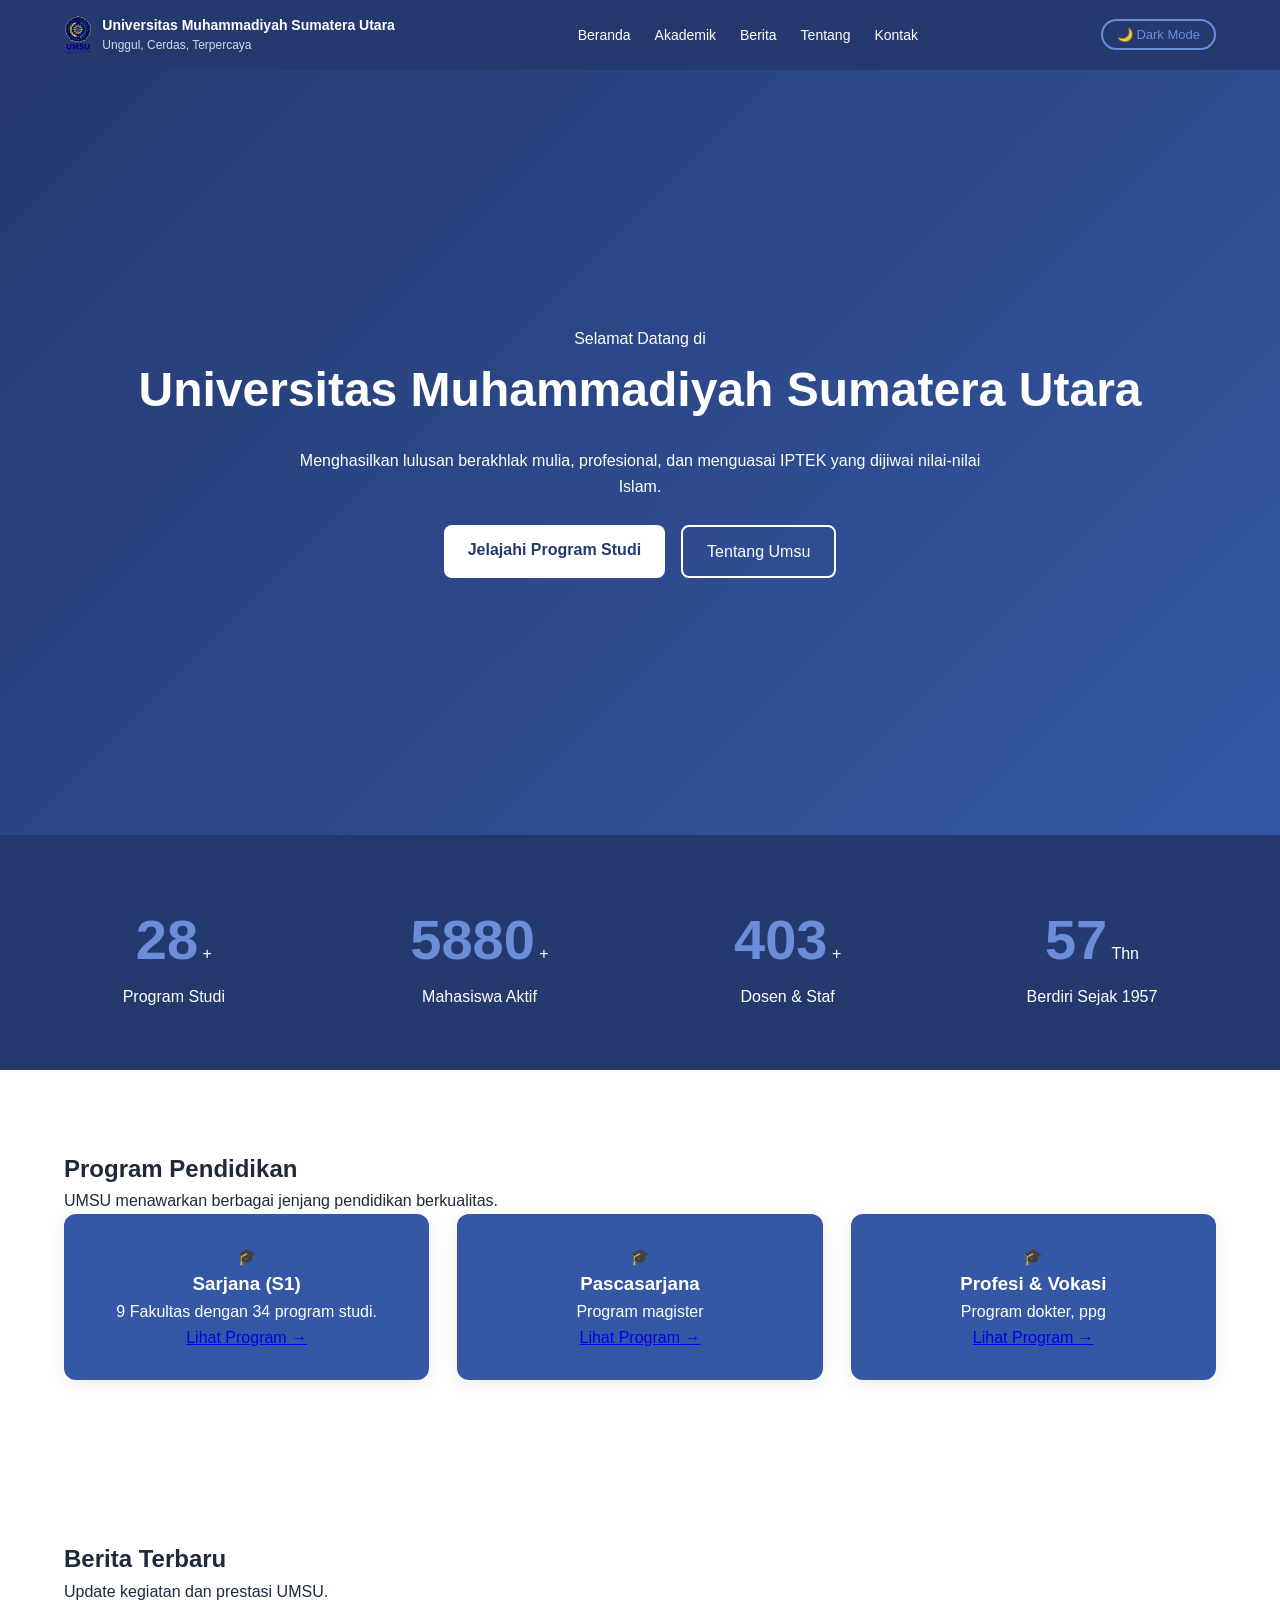
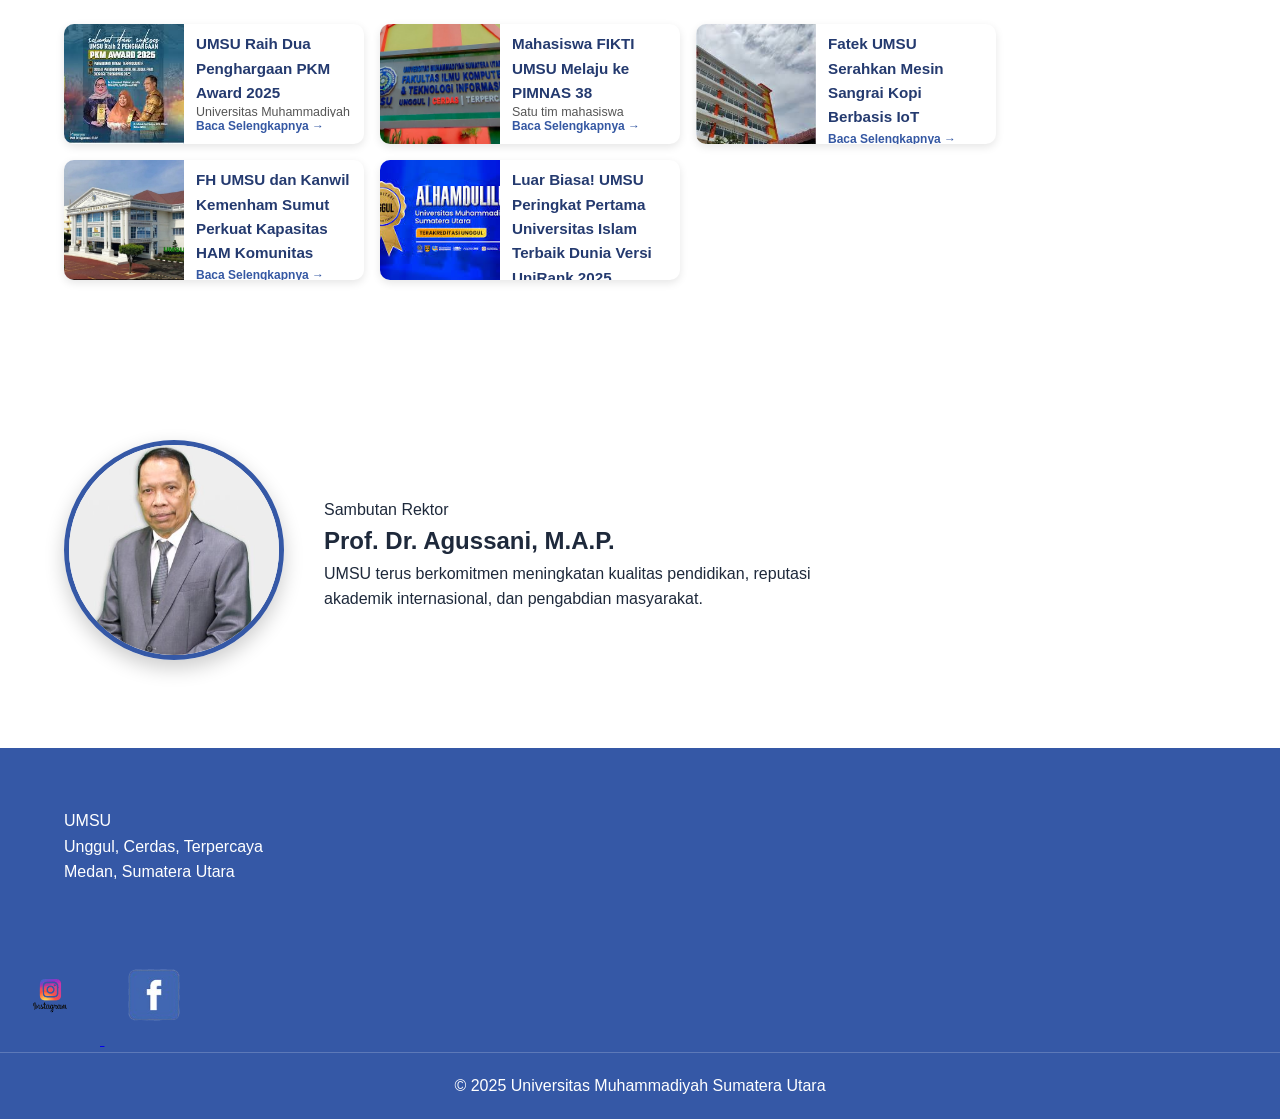
<file: index.html>
<!DOCTYPE html>
<html lang="id">

<head>
<meta charset="UTF-8">
<meta name="viewport" content="width=device-width, initial-scale=1.0">
<title>Universitas Muhammadiyah Sumatera Utara</title>
<link rel="stylesheet" href="style.css">
</head>

<body>

<!-- NAVBAR -->
<header id="navbar">

<div class="navbar-container">

<div class="navbar-kiri">

<img src="umsu.png" alt="Logo UMSU" class="logo">

<div class="logo-teks">
<span class="logo-nama">Universitas Muhammadiyah Sumatera Utara</span>
<span class="logo-sub">Unggul, Cerdas, Terpercaya</span>
</div>

</div>

<nav class="navbar-menu">
<a href="#hero" class="menu-link">Beranda</a>
<a href="#program" class="menu-link">Akademik</a>
<a href="#berita" class="menu-link">Berita</a>
<a href="#sambutan" class="menu-link">Tentang</a>
<a href="#footer" class="menu-link">Kontak</a>
</nav>

<button id="dark-toggle" class="tombol-dark">
🌙 Dark Mode
</button>

</div>

</header>

<!-- HERO -->
<section id="hero">

<div class="hero-overlay">
<div class="hero-konten">

<p class="hero-label">Selamat Datang di</p>

<h1 class="hero-judul">
Universitas Muhammadiyah Sumatera Utara
</h1>

<p class="hero-sub">
 Menghasilkan lulusan berakhlak mulia, profesional, dan menguasai IPTEK yang dijiwai nilai-nilai Islam.

</p>


<div class="hero-tombol-grup">
<a href="#program" class="tombol-utama">
Jelajahi Program Studi
</a>

<a href="#sambutan" class="tombol-outline">
Tentang Umsu
</a>
</div>

</div>
</div>

</section>


<!-- STATISTIK -->
<section id="statistik">

<div class="statistik-container">

<div class="stat-item">
<span class="stat-angka" data-target="34">0</span>
<span class="stat-satuan">+</span>
<p class="stat-label">Program Studi</p>
</div>

<div class="stat-item">
<span class="stat-angka" data-target="7000">0</span>
<span class="stat-satuan">+</span>
<p class="stat-label">Mahasiswa Aktif</p>
</div>

<div class="stat-item">
<span class="stat-angka" data-target="480">0</span>
<span class="stat-satuan">+</span>
<p class="stat-label">Dosen & Staf</p>
</div>

<div class="stat-item">
<span class="stat-angka" data-target="69">0</span>
<span class="stat-satuan">Thn</span>
<p class="stat-label">Berdiri Sejak 1957</p>
</div>

</div>

</section>


<!-- PROGRAM -->
<section id="program">

<div class="section-wrapper">

<div class="section-header">
<h2 class="section-judul">Program Pendidikan</h2>
<p class="section-sub">
UMSU menawarkan berbagai jenjang pendidikan berkualitas.
</p>
</div>

<div class="program-grid">

<div class="program-kartu">
<div class="kartu-ikon">🎓</div>
<h3 class="kartu-judul">Sarjana (S1)</h3>
<p class="kartu-deskripsi">
9 Fakultas dengan 34 program studi.
</p>
<a href="#" class="kartu-link">Lihat Program →</a>
</div>

<div class="program-kartu unggulan">
<div class="kartu-ikon">🎓</div>
<h3 class="kartu-judul">Pascasarjana</h3>
<p class="kartu-deskripsi">
Program magister 
</p>
<a href="#" class="kartu-link">Lihat Program →</a>
</div>

<div class="program-kartu">
<div class="kartu-ikon">🎓</div>
<h3 class="kartu-judul">Profesi & Vokasi</h3>
<p class="kartu-deskripsi">
Program dokter, ppg
</p>
<a href="#" class="kartu-link">Lihat Program →</a>
</div>

</div>
</div>

<!-- BERITA -->
<section id="berita">
  <div class="section-wrapper">
    <div class="section-header">
      <h2 class="section-judul">Berita Terbaru</h2>
      <p class="section-sub">Update kegiatan dan prestasi UMSU.</p>
    </div>

    <div class="berita-grid">

      <!-- Kartu Berita 1 -->
      <div class="berita-kartu">
        <img src="pkm.jpg" alt="UMSU Raih Dua Penghargaan PKM Award 2025" class="berita-gambar">
        <div class="berita-konten">
          <h3 class="berita-judul">UMSU Raih Dua Penghargaan PKM Award 2025</h3>
          <p class="berita-deskripsi">
            Universitas Muhammadiyah Sumatera Utara meraih dua prestasi membanggakan di ajang PKM Award 2025.
          </p>
          <a href="https://sumut.antaranews.com/berita/642993/umsu-raih-dua-penghargaan-pkm-award-2025"
             target="_blank" class="berita-link">Baca Selengkapnya →</a>
        </div>
      </div>

      <!-- Kartu Berita 2 -->
      <div class="berita-kartu">
        <img src="fikti.jpg" alt="Mahasiswa FIKTI UMSU Melaju ke PIMNAS 38" class="berita-gambar">
        <div class="berita-konten">
          <h3 class="berita-judul">
            Mahasiswa FIKTI UMSU Melaju ke PIMNAS 38
          </h3>
          <p class="berita-deskripsi">
            Satu tim mahasiswa Fakultas Ilmu Komputer dan Teknologi Informasi (FIKTI) UMSU dinyatakan lolos ke Pekan Ilmiah Mahasiswa Nasional (PIMNAS) ke‑38 di Universitas Hasanuddin, Makassar.
          </p>
          <a href="https://fikti.umsu.ac.id/mahasiswa-fikti-umsu-melaju-ke-pimnas-38-harumkan-nama-kampus-di-kancah-nasional/"
             target="_blank" class="berita-link">Baca Selengkapnya →</a>
        </div>
      </div>
<!-- Kartu Berita 3 -->
<div class="berita-kartu">
  <img src="fatek.jpg" 
       alt="Fatek UMSU Serahkan Mesin Sangrai Kopi Berbasis IoT"
       class="berita-gambar">
  <div class="berita-konten">
    <h3 class="berita-judul">
      Fatek UMSU Serahkan Mesin Sangrai Kopi Berbasis IoT
    </h3>
    <p class="berita-deskripsi">
      Fakultas Teknik UMSU menyerahkan mesin sangrai kopi berbasis IoT kepada mitra dalam Program Kemitraan Masyarakat (PKM).
    </p>
    <a href="https://fatek.umsu.ac.id/fatek-umsu-serahkan-mesin-sangrai-kopi-berbasis-iot/" 
       target="_blank" class="berita-link">Baca Selengkapnya →</a>
  </div>
</div>

<!-- Kartu Berita 4 -->
<div class="berita-kartu">
  <img src="umcu.jpg" 
       alt="FH UMSU dan Kanwil Kemenham Sumut Perkuat Kapasitas HAM Komunitas"
       class="berita-gambar">
  <div class="berita-konten">
    <h3 class="berita-judul">
      FH UMSU dan Kanwil Kemenham Sumut Perkuat Kapasitas HAM Komunitas
    </h3>
    <p class="berita-deskripsi">
      FH UMSU bekerja sama dengan Kanwil Kemenham Sumut untuk memperkuat kapasitas komunitas di Medan dalam bidang HAM.
    </p>
    <a href="https://sumutcyber.com/fh-umsu-dan-kanwil-kemenham-sumut-perkuat-kapasitas-ham-komunitas-di-medan/"
       target="_blank" class="berita-link">Baca Selengkapnya →</a>
  </div>
</div>
<!-- Kartu Berita 5-->
<div class="berita-kartu">
  <img src="alham.jpg" alt="UMSU Peringkat Pertama Universitas Islam Terbaik Dunia" class="berita-gambar">
  <div class="berita-konten">
    <h3 class="berita-judul">Luar Biasa! UMSU Peringkat Pertama Universitas Islam Terbaik Dunia Versi UniRank 2025</h3>
    <p class="berita-deskripsi">
      Universitas Muhammadiyah Sumatera Utara (UMSU) berhasil meraih peringkat pertama sebagai universitas Islam terbaik di dunia menurut UniRank 2025, mengungguli 435 universitas Islam dari berbagai negara.
    </p>
    <a href="https://umsu.ac.id/luar-biasa-umsu-peringkat-pertama-universitas-islam-terbaik-dunia-versi-unirank-2025/"
     target="_blank" class="berita-link">Baca Selengkapnya →</a>
  </div>
</div>

    </div>
  </div>
</section>
<!-- SAMBUTAN -->
<section id="sambutan">

<div class="section-wrapper">

<div class="sambutan-container">

<div class="sambutan-gambar">
<img src="rektor.jpg" alt="Foto Rektor UMSU" class="foto-rektor">
</div>


<div class="sambutan-teks">
<p class="sambutan-label">Sambutan Rektor</p>

<h2 class="sambutan-nama">
Prof. Dr. Agussani, M.A.P.
</h2>

<p class="sambutan-isi">
UMSU terus berkomitmen meningkatan kualitas pendidikan, reputasi akademik internasional, dan pengabdian masyarakat.
</p>

</div>

</div>
</div>

</section>


<!-- FOOTER -->
<footer id="footer">

<div class="footer-container">

<div class="footer-kolom">
<div class="footer-logo">UMSU</div>

<p class="footer-tagline">
Unggul, Cerdas, Terpercaya
</p>

<p class="footer-alamat">
Medan, Sumatera Utara
</p>

</div>

</div>

<!-- Tambahkan di footer, misal di bawah alamat -->

  <a href="https://www.instagram.com/umsumedan?igsh=MWJ5YmExNHp2czg2dw==" target="_blank">
    <img src="dw.png" alt="Instagram UMSU" class="sosmed-icon">
  </a>

  <a href="https://www.facebook.com/kampusumsu/?locale=id_ID" target="_blank">
<img src="fbi.png" alt="Facebook UMSU" class="sosmed-icon">
</a>

</div>

<div class="footer-bawah">
<p>© 2025 Universitas Muhammadiyah Sumatera Utara</p>
</div>

</footer>

<script src="script.js"></script>

</body>
</html>
</file>
<file: style.css>
:root{
--biru-tua:#243A6F;
--biru-muda:#3558A6;
--biru-terang:#6C8ED9;
--putih:#ffffff;
--abu-gelap:#1E293B;
--abu-muda:#64748B;
--bg-section:#F8FAFC;
}

/* RESET */

*{
margin:0;
padding:0;
box-sizing:border-box;
}

html{
scroll-behavior:smooth;
}

body{
font-family:Segoe UI, Arial, sans-serif;
color:var(--abu-gelap);
line-height:1.6;
transition:0.3s;
}

/* ================= NAVBAR ================= */

#navbar{
position:sticky;
top:0;
background:var(--biru-tua);
z-index:1000;
}

.navbar-container{
display:flex;
align-items:center;
justify-content:space-between;
max-width:1200px;
margin:auto;
padding:14px 24px;
gap:20px;
}

/* logo */

.navbar-logo{
display:flex;
align-items:center;
gap:10px;
}

.navbar-logo img{
height:40px;
width:auto;
}

/* teks logo */

.logo-teks{
display:flex;
flex-direction:column;
color:white;
}

.logo-nama{
font-weight:bold;
font-size:14px;
}

.logo-sub{
font-size:12px;
opacity:0.8;
}

/* menu */

.navbar-menu{
display:flex;
gap:24px;
}

.menu-link{
color:white;
text-decoration:none;
font-size:14px;
}

.menu-link:hover{
opacity:0.8;
}

/* tombol dark */

.tombol-dark{
background:transparent;
border:2px solid var(--biru-terang);
color:var(--biru-terang);
padding:6px 14px;
border-radius:20px;
cursor:pointer;
font-size:13px;
}

/* ================= HERO ================= */

#hero{
min-height:85vh;
background:linear-gradient(135deg,#243A6F,#3558A6);
display:flex;
align-items:center;
justify-content:center;
text-align:center;
color:white;
padding:40px;
}

.hero-judul{
font-size:48px;
margin-bottom:20px;
}

.hero-sub{
max-width:700px;
margin:auto;
margin-bottom:25px;
}

.hero-tombol-grup{
display:flex;
gap:16px;
justify-content:center;
}

.tombol-utama{
background:white;
color:#243A6F;
padding:12px 24px;
border-radius:8px;
text-decoration:none;
font-weight:600;
}

.tombol-outline{
border:2px solid white;
padding:12px 24px;
border-radius:8px;
color:white;
text-decoration:none;
}

/* ================= STATISTIK ================= */

#statistik{
background:#243A6F;
padding:60px 24px;
color:white;
}

.statistik-container{
display:flex;
justify-content:space-around;
max-width:1200px;
margin:auto;
flex-wrap:wrap;
gap:20px;
}

.stat-item{
text-align:center;
}

.stat-angka{
font-size:56px;
color:#6C8ED9;
font-weight:bold;
}

/* ================= SECTION ================= */

.section-wrapper{
max-width:1200px;
margin:auto;
padding:80px 24px;
}

/* ================= PROGRAM ================= */

.program-grid{
display:grid;
grid-template-columns:repeat(3,1fr);
gap:28px;
}

.program-kartu{
background:#3558A6;
color:white;
padding:30px;
border-radius:12px;
box-shadow:0 4px 20px rgba(0,0,0,0.08);
text-align:center;
transition:0.3s;
}

.program-kartu:hover{
transform:translateY(-8px);
box-shadow:0 10px 25px rgba(0,0,0,0.2);
}

/* ================= SAMBUTAN REKTOR ================= */

.sambutan-container{
display:flex;
align-items:center;
gap:40px;
flex-wrap:wrap;
}

.sambutan-teks{
max-width:500px;
}

.foto-rektor{
width:220px;
height:220px;
object-fit:cover;
border-radius:50%;
border:5px solid #3558A6;
box-shadow:0 8px 20px rgba(0,0,0,0.2);
}

/* ================= FOOTER ================= */

#footer{
background:#3558A6;
color:white;
}

.footer-container{
max-width:1200px;
margin:auto;
padding:60px 24px;
}

.footer-bawah{
text-align:center;
padding:20px;
border-top:1px solid rgba(255,255,255,0.2);
}

/* ================= DARK MODE ================= */

body.dark-mode{
background:#020617;
color:white;
}

body.dark-mode #navbar{
background:#020617;
}

body.dark-mode #hero{
background:linear-gradient(135deg,#020617,#1e293b);
}

body.dark-mode #statistik{
background:#020617;
}

body.dark-mode .program-kartu{
background:#1e293b;
}

body.dark-mode #footer{
background:#020617;
}

/* ================= NAVBAR SCROLL ================= */

.navbar-scroll{
box-shadow:0 4px 10px rgba(0,0,0,0.2);
background:#1a2d56;
}

.navbar-kiri{
display:flex;
align-items:center;
gap:10px;
}

.logo{
height:40px;
width:auto;
}

.logo-teks{
display:flex;
flex-direction:column;
color:white;
}

.logo-nama{
font-size:14px;
font-weight:bold;
}

.logo-sub{
font-size:12px;
opacity:0.8;
}

/* Grid Berita Horizontal */
.berita-grid {
  display: flex;
  flex-wrap: wrap;
  gap: 16px;
  justify-content: flex-start;
}

/* Kartu Horizontal Mini */
.berita-kartu {
  display: flex;
  flex-direction: row;
  width: 280px;  /* lebar mini */
  height: 120px; /* tinggi standar */
  background: white;
  border-radius: 10px;
  overflow: hidden;
  box-shadow: 0 3px 8px rgba(0,0,0,0.1);
  transition: transform 0.2s, box-shadow 0.2s;
}

.berita-kartu:hover {
  transform: translateY(-2px);
  box-shadow: 0 6px 15px rgba(0,0,0,0.15);
}

/* Gambar Kiri */
.berita-gambar {
  width: 40%;
  height: 100%;
  object-fit: cover;
}

/* Konten Teks Kanan */
.berita-konten {
  padding: 8px 12px;
  display: flex;
  flex-direction: column;
  justify-content: space-between;
  width: 60%;
}

.berita-judul {
  font-size: 0.95rem;
  font-weight: 600;
  margin: 0;
  color: #243A6F;
}

.berita-deskripsi {
  font-size: 0.8rem;
  line-height: 1.2;
  color: #555;
  overflow: hidden;
  display: -webkit-box;
  -webkit-line-clamp: 2;
  -webkit-box-orient: vertical;
}

.berita-link {
  font-size: 0.75rem;
  color: #3558a3;
  font-weight: 600;
  text-decoration: none;
}

.berita-link:hover {
  color: #243A6F;
  text-decoration: underline;
}

/* Grid Berita */
.berita-grid {
  display: flex;
  flex-wrap: wrap;
  gap: 16px;
  justify-content: flex-start;
  margin-top: 20px;
}

/* Kartu Horizontal Mini */
.berita-kartu {
  display: flex;
  flex-direction: row;
  width: 300px;            /* lebar kartu horizontal */
  height: 120px;           /* tinggi tetap */
  background: #fff;
  border-radius: 10px;
  overflow: hidden;
  box-shadow: 0 3px 8px rgba(0,0,0,0.1);
  transition: transform 0.2s, box-shadow 0.2s;
}

.berita-kartu:hover {
  transform: translateY(-3px);
  box-shadow: 0 6px 15px rgba(0,0,0,0.15);
}

/* Gambar Kiri */
.berita-gambar {
  width: 40%;
  height: 100%;
  object-fit: cover;
}

/* Konten Teks Kanan */
.berita-konten {
  padding: 8px 12px;
  display: flex;
  flex-direction: column;
  justify-content: space-between;
  width: 60%;
}

.berita-judul {
  font-size: 0.95rem;
  font-weight: 600;
  margin: 0;
  color: #243A6F;
}

.berita-deskripsi {
  font-size: 0.78rem;
  color: #555;
  line-height: 1.2;
  overflow: hidden;
  display: -webkit-box;
  -webkit-line-clamp: 2;
  -webkit-box-orient: vertical;
}

.berita-link {
  font-size: 0.75rem;
  color: #3558a3;
  font-weight: 600;
  text-decoration: none;
}

.berita-link:hover {
  color: #243A6F;
  text-decoration: underline;
}

.footer-sosmed {
  margin-top: 20px;
  display: flex;
  gap: 20px; /* jarak antar ikon */
}

.sosmed-icon {
  width: 100px;       /* lebar besar */
  height: 100px;      /* tinggi sama lebar */
  object-fit: contain; /* biar proporsional, nggak gepeng */
  transition: transform 0.3s;
  cursor: pointer;
}

.sosmed-icon:hover {
  transform: scale(1.2); /* efek zoom saat hover */
}

.footer-sosmed{
margin-top:20px;
display:flex;
gap:20px;
}

.sosmed-icon{
width:100px;
height:100px;
object-fit:contain;
cursor:pointer;
transition:transform 0.3s;
}

.sosmed-icon:hover{
transform:scale(1.2);
}

/* =============================================
   RESPONSIVE — TABLET (max 768px)
   ============================================= */

@media (max-width: 768px) {
  /* Navbar */
  .navbar-container {
    flex-wrap: wrap;
    gap: 12px;
    padding: 12px 16px;
  }

  .navbar-menu {
    order: 3;
    width: 100%;
    justify-content: center;
    gap: 16px;
    flex-wrap: wrap;
  }

  .logo-nama {
    font-size: 12px;
  }

  /* Hero */
  .hero-judul {
    font-size: 32px;
  }

  .hero-sub {
    font-size: 15px;
  }

  .hero-overlay {
    padding: 60px 16px;
  }

  /* Statistik */
  .statistik-container {
    gap: 24px;
  }

  .stat-angka {
    font-size: 40px;
  }

  /* Program & Berita — 1 kolom */
  .program-grid,
  .berita-grid {
    grid-template-columns: 1fr;
  }

  /* Sambutan — susun vertikal */
  .sambutan-container {
    flex-direction: column;
    text-align: center;
    gap: 32px;
  }

  .foto-rektor {
    width: 160px;
    height: 160px;
  }

  /* Footer — 1 kolom */
  .footer-container {
    grid-template-columns: 1fr;
    gap: 32px;
    padding: 40px 16px 24px;
  }

  /* Section wrapper padding */
  .section-wrapper {
    padding: 48px 16px;
  }

  .section-judul {
    font-size: 26px;
  }
}

/* =============================================
   RESPONSIVE — MOBILE KECIL (max 480px)
   ============================================= */

@media (max-width: 480px) {
  .hero-judul {
    font-size: 26px;
  }

  .hero-tombol-grup {
    flex-direction: column;
    align-items: center;
  }

  .tombol-utama,
  .tombol-outline {
    width: 100%;
    text-align: center;
  }

  .navbar-menu {
    gap: 10px;
  }

  .menu-link {
    font-size: 12px;
  }

  .tombol-dark {
    font-size: 11px;
    padding: 6px 12px;
  }

  .stat-angka {
    font-size: 32px;
  }

  .sambutan-nama {
    font-size: 18px;
  }
}
</file>
